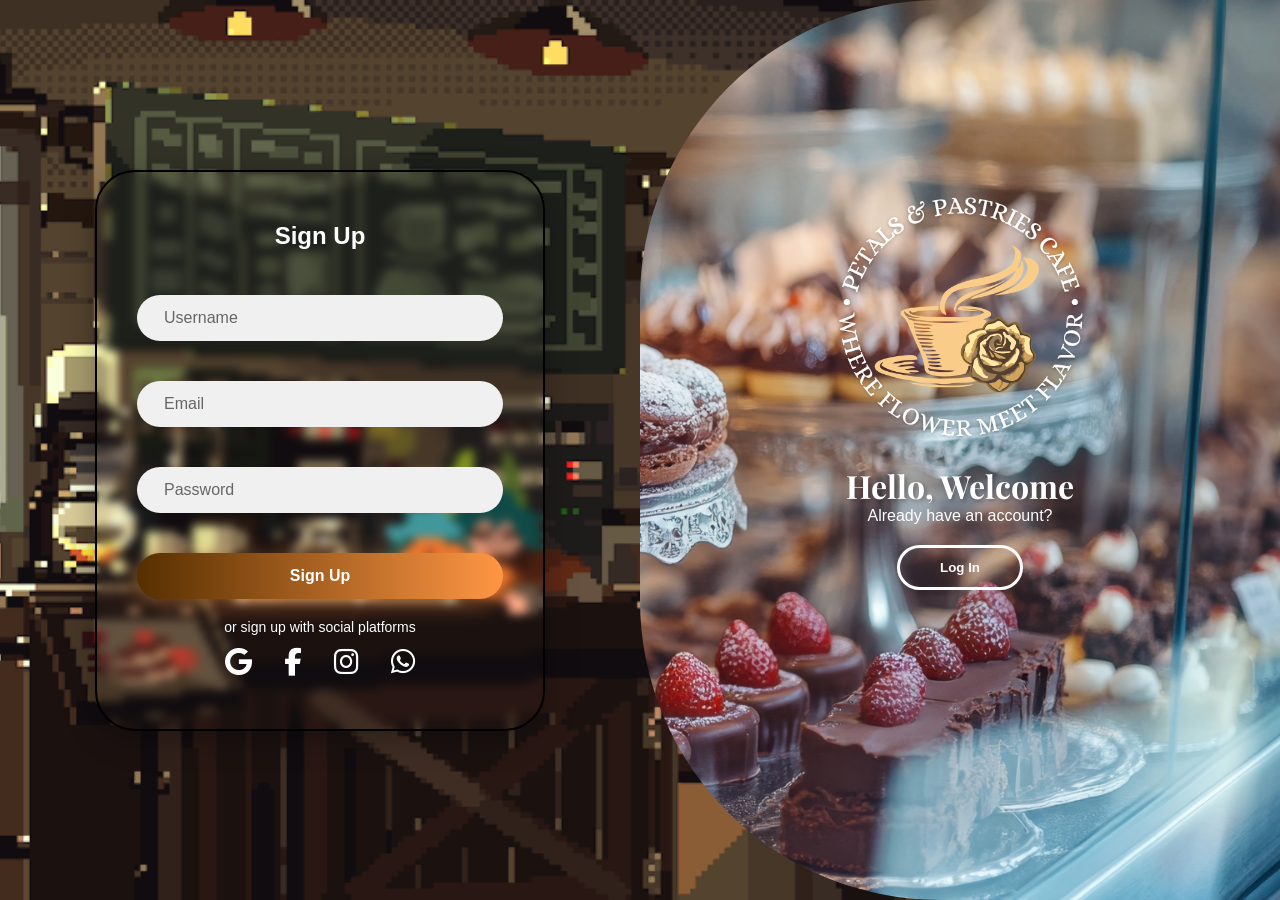
<file: index.html>
<!doctype html>
<html lang="en">
  <head>
    <meta charset="UTF-8" />
    <title>Login UI</title>
    <link rel="stylesheet" href="style.css" />
    <link rel="stylesheet" href="https://cdnjs.cloudflare.com/ajax/libs/font-awesome/6.5.0/css/all.min.css" />
    <link href="https://fonts.googleapis.com/css2?family=Playfair+Display:wght@700&display=swap" rel="stylesheet" />
    <link rel="icon" type="image/png" href="P.png" />
  </head>
  <body>
    <div class="wrapper" id="wrapper">
      <!-- FORMS AREA -->
      <div class="forms">
        <form class="form register">
          <h2>Sign Up</h2>
          <div class="form-field">
            <input id="signup-username" type="text" placeholder=" " />
            <label for="signup-username">Username</label>
          </div>
          <div class="form-field">
            <input id="signup-email" type="email" placeholder=" " />
            <label for="signup-email">Email</label>
          </div>
          <div class="form-field">
            <input id="signup-password" type="password" placeholder=" " />
            <label for="signup-password">Password</label>
          </div>
          <a
            id="lagen"
            href="../Main Interface/MainInterface.html"
            type="button"
            >Sign Up</a
          >

          <div class="social-box">
            <p>or sign up with social platforms</p>
            <div class="icons">
              <div class="icons">
                <a href="https://google.com" target="_blank"
                  ><i class="fab fa-google" fa-3x></i
                ></a>
                <a href="https://facebook.com" target="_blank"
                  ><i class="fab fa-facebook-f" fa-3x></i
                ></a>
                <a href="https://instagram.com" target="_blank"
                  ><i class="fab fa-instagram" fa-3x></i
                ></a>
                <a href="https://whatsapp.com" target="_blank"
                  ><i class="fab fa-whatsapp" fa-3x></i
                ></a>
              </div>
            </div>
          </div>
        </form>

        <form class="form login">
          <h2>Login</h2>
          <div class="form-field">
            <input id="login-username" type="text" placeholder=" " />
            <label for="login-username">Username</label>
          </div>
          <div class="form-field">
            <input id="login-password" type="password" placeholder=" " />
            <label for="login-password">Password</label>
          </div>
          <a class="forgot">Forgot Password?</a>
          <a id="lagen" href="../Main Interface/MainInterface.html" type="button">Log In</a>

          <div class="social-box">
            <p>or login with social platforms</p>
            <div class="icons">
              <div class="icons">
                <a href="https://google.com" target="_blank"
                  ><i class="fab fa-google" fa-3x></i
                ></a>
                <a href="https://facebook.com" target="_blank"
                  ><i class="fab fa-facebook-f" fa-3x></i
                ></a>
                <a href="https://instagram.com" target="_blank"
                  ><i class="fab fa-instagram" fa-3x></i
                ></a>
                <a href="https://whatsapp.com" target="_blank"
                  ><i class="fab fa-whatsapp" fa-3x></i
                ></a>
              </div>
            </div>
          </div>
        </form>
      </div>

      <!-- OVERLAY PANEL -->
      <div class="overlay">
        <div class="overlay-content">
          <img src="aLogo.png" alt="Logo" />
          <h1 id="title">Hello, Welcome</h1>
          <p id="text">Already have an account?</p>
          <button id="switch">Log In</button>
        </div>
      </div>
    </div>

    <script src="script.js"></script>
  </body>
</html>
</file>
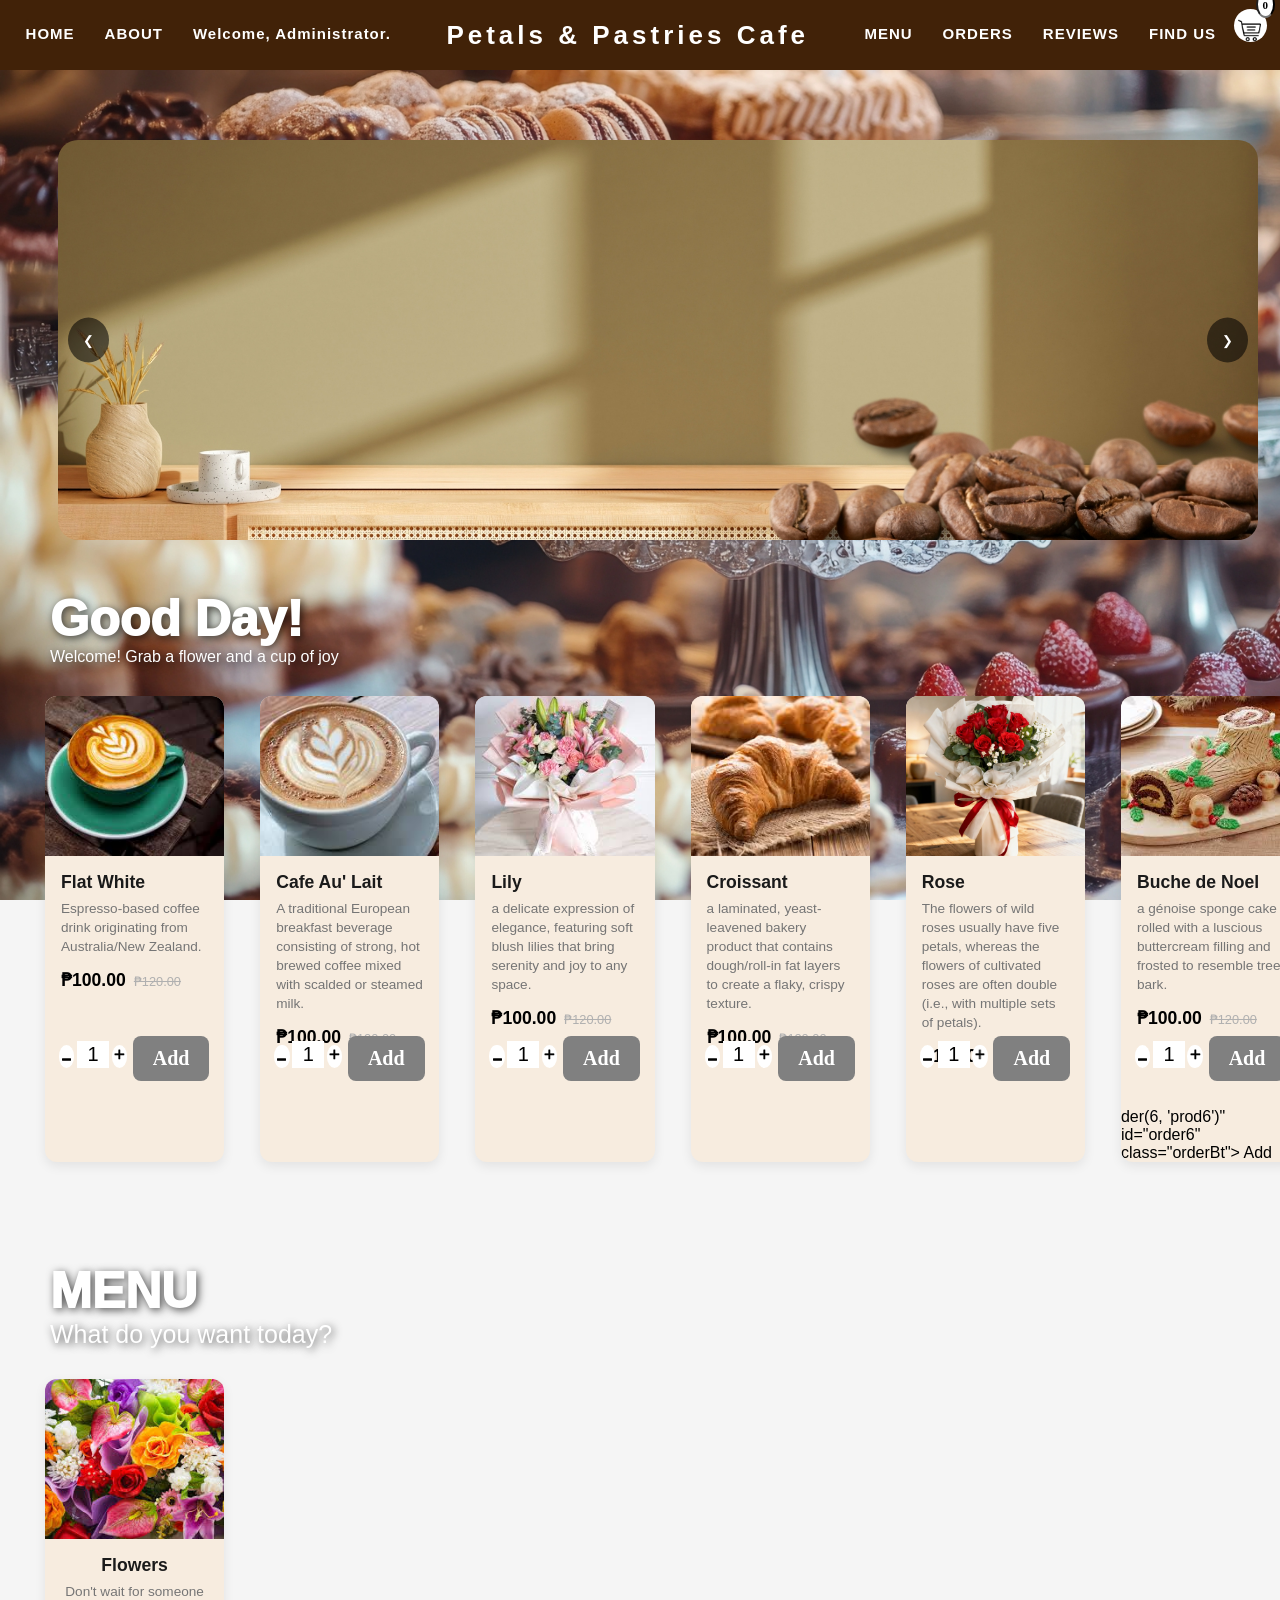
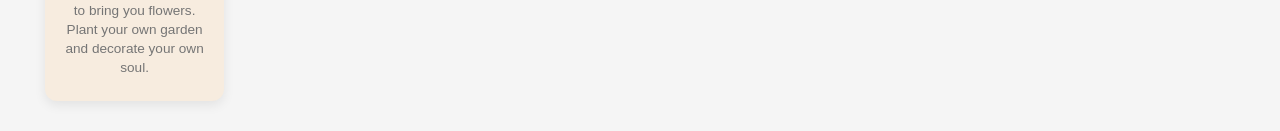
<file: MainInterface.html>
<!doctype html>
<html lang="en">
  <head>
    <meta charset="UTF-8" />
    <meta name="viewport" content="width=device-width, initial-scale=1.0" />
    <title>Main Page</title>
    <link rel="stylesheet" href="MainInterface.css">
    <link rel="icon" type="image/png" href="P.png" />
    <link rel="stylesheet" href="cartSystem.css">
    <link rel="stylesheet" href="order.css"/>
    <link rel="stylesheet" href="menu.css"/>
  </head>
  <body>

    

    <nav>
      <div class="nav-group">
        <a class="links" href="#" id="homeBt" >HOME</a>
        <a class="links" href="#">ABOUT</a>
        <a href="#">Welcome, Administrator.</a>
      </div>

      <div class="logo">Petals & Pastries Cafe</div>

      <div class="nav-group">
        <a class="links" id="menuBt">MENU</a>
        <a class="links" id="openOrder">ORDERS</a>
        <a class="links" href="../Review Interface/Review.html">REVIEWS</a>
        <a class="links" href="../Find Us Interface/Find.html">FIND US</a>

        <div id="openBtC" class="cartButtonBox"> 
            <img src="cart.png" class="cartLogo"/>

            <input id="cartNum" type="text" value="0" readonly="" />
          </div>

      </div>
    </nav>

    <div class="home-view"> <!--Home View -->

    <div class="carousel-container">
      <div class="carousel-slide" id="slideTrack">
        <img src="Banner1.jpg" />
        <img src="Banner3.jpg" />
        <img src="Banner2.jpg" />
      </div>

      <button class="nav-btn prev" onclick="moveSlide(-1)">❮</button>
      <button class="nav-btn next" onclick="moveSlide(1)">❯</button>
    </div>






    <div class="greetings">
      <h1>Good Day!</h1>
      <p>Welcome! Grab a flower and a cup of joy</p>
    </div>

        <a href="menu" class="card-link"></a>
    <div class="menu-grid">
      <article class="menu-card">
        <div class="card-image">
          <img src="flat.jpeg" alt="Flat White" />
        </div>


        <!-- Flat White-->
        <div class="card-content">
          <h3 class="item-name">Flat White</h3>
          <p class="description">
            Espresso-based coffee drink originating from Australia/New Zealand.
          </p>

          <div class="price-row">
            <span class="current-price">₱100.00</span>
            <span class="old-price">₱120.00</span>
          </div>

        </div> 
        <div class="Cartsystem">
              <div onclick="minusQuantity(1)" id="mnD1" class="minBox" > <img src="minus.png" class="imgmin"/> </div>
              <div onclick="increaseQuantity(1)" id="incD1" class="plusBox"> <img src="plus.png" class="imgplus"/> </div>

              <input id="QD1" type="text" value="1" readonly maxlength="1" class="quantityDisplay"/>
              <button onclick="order(1, 'prod1')"id="order1" class="orderBt"> Add </button>

          </div><!-- Flat WHite-->

      </article>




      <!-- Cafe Au' Lait-->
      <article class="menu-card">
        <div class="card-image">
          <img src="lat.jpeg" alt="Cafe Au' Lait" />
        </div>

        <div class="card-content">
          <h3 class="item-name">Cafe Au' Lait</h3>
          <p class="description">
            A traditional European breakfast beverage consisting of strong, hot
            brewed coffee mixed with scalded or steamed milk.
          </p>

          <div class="price-row">
            <span class="current-price">₱100.00</span>
            <span class="old-price">₱120.00</span>
          </div>
        </div> 

        <div class="Cartsystem">
              <div onclick="minusQuantity(2)" id="mnD2" class="minBox" > <img src="minus.png" class="imgmin"/> </div>
              <div onclick="increaseQuantity(2)" id="incD2" class="plusBox"> <img src="plus.png" class="imgplus"/> </div>

              <input id="QD2" type="text" value="1" maxlength="2" readonly class="quantityDisplay"/>
              <button onclick="order(2, 'prod2')" id="order2" class="orderBt"> Add </button>
          </div>

        <!-- Cafe Au' Lait -->

      </article>




      <!-- Lyly-->
      <article class="menu-card">
        <div class="card-image">
          <img src="lily.jpeg" alt="Lily" />
        </div>

        <div class="card-content">
          <h3 class="item-name">Lily</h3>
          <p class="description">
            a delicate expression of elegance, featuring soft blush lilies that
            bring serenity and joy to any space.
          </p>

          <div class="price-row">
            <span class="current-price">₱100.00</span>
            <span class="old-price">₱120.00</span>
          </div>
        </div>

        <div class="Cartsystem">
              <div onclick="minusQuantity(3)" id="mnD3" class="minBox" > <img src="minus.png" class="imgmin"/> </div>
              <div onclick="increaseQuantity(3)" id="incD3" class="plusBox"> <img src="plus.png" class="imgplus"/> </div>

              <input id="QD3" type="text" value="1" maxlength="2" readonly class="quantityDisplay"/>
              <button onclick="order(3, 'prod3')" id="order3" class="orderBt"> Add </button>
          </div>
      </article> <!-- Lyly-->




      <!-- Croissant-->
      <article class="menu-card">
        <div class="card-image">
          <img src="croi.jpeg" alt="Croissant" />
        </div>

        <div class="card-content">
          <h3 class="item-name">Croissant</h3>
          <p class="description">
            a laminated, yeast-leavened bakery product that contains
            dough/roll-in fat layers to create a flaky, crispy texture.
          </p>

          <div class="price-row">
            <span class="current-price">₱100.00</span>
            <span class="old-price">₱120.00</span>
          </div>
        </div>

        <div class="Cartsystem">
              <div onclick="minusQuantity(4)" id="mnD4" class="minBox" > <img src="minus.png" class="imgmin"/> </div>
              <div onclick="increaseQuantity(4)" id="incD4" class="plusBox"> <img src="plus.png" class="imgplus"/> </div>

              <input id="QD4" type="text" value="1" maxlength="2" readonly class="quantityDisplay"/>
              <button onclick="order(4, 'prod4')" id="order4" class="orderBt"> Add </button>
          </div>
      </article> <!-- Croissant-->




      <!-- Rose-->
      <article class="menu-card">
        <div class="card-image">
          <img src="rose.jpeg" alt="Rose" />
        </div>

        <div class="card-content">
          <h3 class="item-name">Rose</h3>
          <p class="description">
            The flowers of wild roses usually have five petals, whereas the
            flowers of cultivated roses are often double (i.e., with multiple
            sets of petals).
          </p>

          <div class="price-row">
            <span class="current-price">₱100.00</span>
            <span class="old-price">₱120.00</span>
          </div>
        </div>


          <div class="Cartsystem">
              <div onclick="minusQuantity(5)" id="mnD5" class="minBox" > <img src="minus.png" class="imgmin"/> </div>
              <div onclick="increaseQuantity(5)" id="incD5" class="plusBox"> <img src="plus.png" class="imgplus"/> </div>

              <input id="QD5" type="text" value="1" maxlength="2" readonly class="quantityDisplay"/>
              <button onclick="order(5, 'prod5')" id="order5" class="orderBt"> Add </button>
          </div>
      </article> <!-- Rose-->





      <!-- Buche de Noel -->
      <article class="menu-card">
        <div class="card-image">
          <img src="buche.jpeg" alt="Buche de Noel" />
        </div>

        <div class="card-content">
          <h3 class="item-name">Buche de Noel</h3>
          <p class="description">
            a génoise sponge cake rolled with a luscious buttercream filling and
            frosted to resemble tree bark.
          </p>

          <div class="price-row">
            <span class="current-price">₱100.00</span>
            <span class="old-price">₱120.00</span>
          </div>
        </div>

        <div class="Cartsystem">
              <div onclick="minusQuantity(6)" id="mnD6" class="minBox" > <img src="minus.png" class="imgmin"/> </div>
              <div onclick="increaseQuantity(6)" id="incD6" class="plusBox"> <img src="plus.png" class="imgplus"/> </div>

              <input id="QD6" type="text" value="1" maxlength="2" readonly class="quantityDisplay"/>
               <button onclick="order(6, 'prod6')" id="order6" class="orderBt"> Add </button>
          </div>                                                                                              der(6, 'prod6')" id="order6" class="orderBt"> Add </button>
          
      </article><!-- Buche de Noel -->
    </div>
    </a>

          

    <div class="menu">
      <h1>MENU</h1>
      <p>What do you want today?</p>
    </div>

    <a id="menubt2" class="card-link">
      <div class="menu-grid">
        <article class="menu-card">
          <div class="card-image">
            <img src="flow.jpeg" alt="Flowers" />
          </div>

          <div class="card-content">
            <h3 class="item-name1">Flowers</h3>
            <p class="description1">
              Don't wait for someone to bring you flowers. 
              Plant your own garden and decorate your own soul.
            </p>
          </div>
        </article>
      </div>
    </a>
</div> <!-- Homeview-->


<div class="menu-view">



</div>

    <div class="invisibleBox"> </div>
    <div class="orderContainer">

        <ul id="orderHistory"> </ul>

    </div>


    <div id="cartBox" class="cartContainer">

      <div id="prod1" class="products">
          <div class="prodT"> 

            <img src="flat.jpeg" class="imp" />
            <input onclick="totalAmmount(1)" id="PT1" class="totalProd" value="₱100.00" type="text" readonly>
            <input class="priceTag" value="₱100.00" type="text" readonly>
            <input onclick="finalQuantityDisplay(1)" id="finalQ1" class="finalQuantity" value="1" readonly type="text" >
            <button onclick="minusQuantityCart(1, 'prod1', 'prod1-show')" id="finalmin1" class="minusFinal" > Min. </button>
            <button onclick="addQuantityCart(1, 'prod1', 'prod1-show')" id="finaladd1" class="addFinal" > Add. </button>
          </div>

          

      </div>

      <div id="prod2" class="products">
          <div class="prodT"> 

              <img src="lat.jpeg" class="imp"/>

              <input id="PT2" class="totalProd" value="₱100.00" type="text" readonly>
              <input class="priceTag" value="₱100.00" type="text" readonly>
              <input onclick="finalQuantityDisplay(2)" id="finalQ2" class="finalQuantity" value="1" readonly type="text" >
              <button onclick="minusQuantityCart(2, 'prod2', 'prod2-show')" id="finalmin2" class="minusFinal" > Min. </button>
              <button onclick="addQuantityCart(2, 'prod2', 'prod2-show')" id="finaladd2" class="addFinal" > Add. </button>

          </div>

      </div>

      <div id="prod3" class="products">
          <div class="prodT"> 

              <img src="lily.jpeg" class="imp" />

              <input id="PT3" class="totalProd" value="₱100.00" type="text" readonly>
              <input class="priceTag" value="₱100.00" type="text" readonly>
              <input onclick="finalQuantityDisplay(3)" id="finalQ3" class="finalQuantity" value="1" readonly type="text" >
              <button onclick="minusQuantityCart(3, 'prod3', 'prod3-show')" id="finalmin3" class="minusFinal" > Min. </button>
              <button onclick="addQuantityCart(3, 'prod3', 'prod3-show')" id="finaladd3" class="addFinal" > Add. </button>

          </div>

      </div>

      <div id="prod4" class="products">
          <div class="prodT"> 

              <img src="croi.jpeg" class="imp" />

              <input id="PT4" class="totalProd" value="₱100.00" type="text" readonly>
              <input class="priceTag" value="₱100.00" type="text" readonly>
              <input onclick="finalQuantityDisplay(4)" id="finalQ4" class="finalQuantity" value="1" readonly type="text" >
              <button onclick="minusQuantityCart(4, 'prod4', 'prod4-show')" id="finalmin4" class="minusFinal" > Min. </button>
              <button onclick="addQuantityCart(4, 'prod4', 'prod4-show')" id="finaladd4" class="addFinal" > Add. </button>
          </div>

      </div>

      <div id="prod5" class="products">
          <div class="prodT"> 

                <img src="rose.jpeg" class="imp" />

              <input id="PT5" class="totalProd" value="₱100.00" type="text" readonly>
              <input class="priceTag" value="₱100.00" type="text" readonly>
              <input onclick="finalQuantityDisplay(5)" id="finalQ5" class="finalQuantity" value="1" readonly type="text" >
              <button onclick="minusQuantityCart(5, 'prod5', 'prod5-show')" id="finalmin5" class="minusFinal" > Min. </button>
              <button onclick="addQuantityCart(5, 'prod5', 'prod5-show')" id="finaladd5" class="addFinal" > Add. </button>
          </div>

      </div>

      <div id="prod6" class="products">
          <div class="prodT"> 

            <img src="buche.jpeg" class="imp" />

              <input id="PT6" class="totalProd" value="₱100.00" type="text" readonly>
              <input class="priceTag" value="₱100.00" type="text" readonly>
              <input onclick="finalQuantityDisplay(6)" id="finalQ6" class="finalQuantity" value="1" readonly type="text" >
              <button onclick="minusQuantityCart(6, 'prod6', 'prod6-show')" id="finalmin6" class="minusFinal" > Min. </button>
              <button onclick="addQuantityCart(6, 'prod6', 'prod6-show')" id="finaladd6" class="addFinal" > Add. </button>
          </div>

      </div>

            <div class="totalBox"> 

              <input id="subTotal" type="text" readonly value="Subtotal: ₱0.00">
              <input id="deliveryFee" type="text" readonly value="Delivery: ₱0.00"> 

              <button onclick="checkout()" id="checkOut"> Check out</button>
              <input id="totalCheck" type="text" value="Total Amount: ₱0.00" readonly>
            </div>
            <button id="closeCart"> x </button>
    </div>

     <div class="afterInvBox2"> </div>

            <div class="checkoutConMain">

              <div id="loading"> 

              </div>

              <input type="text" value="Great news! Order’s on the way." readonly class="text1">
              <input type="text" value="Thanks for ordering! See you soon!" readonly class="text2">

              <button class="closeCon"> Close </button>

              </div>
  

      


    <script src="MainInterface.js"></script>


    
  </body>

  <script src="cartSystem.js"></script>
  <script src="button.js"></script>
</html>
</file>
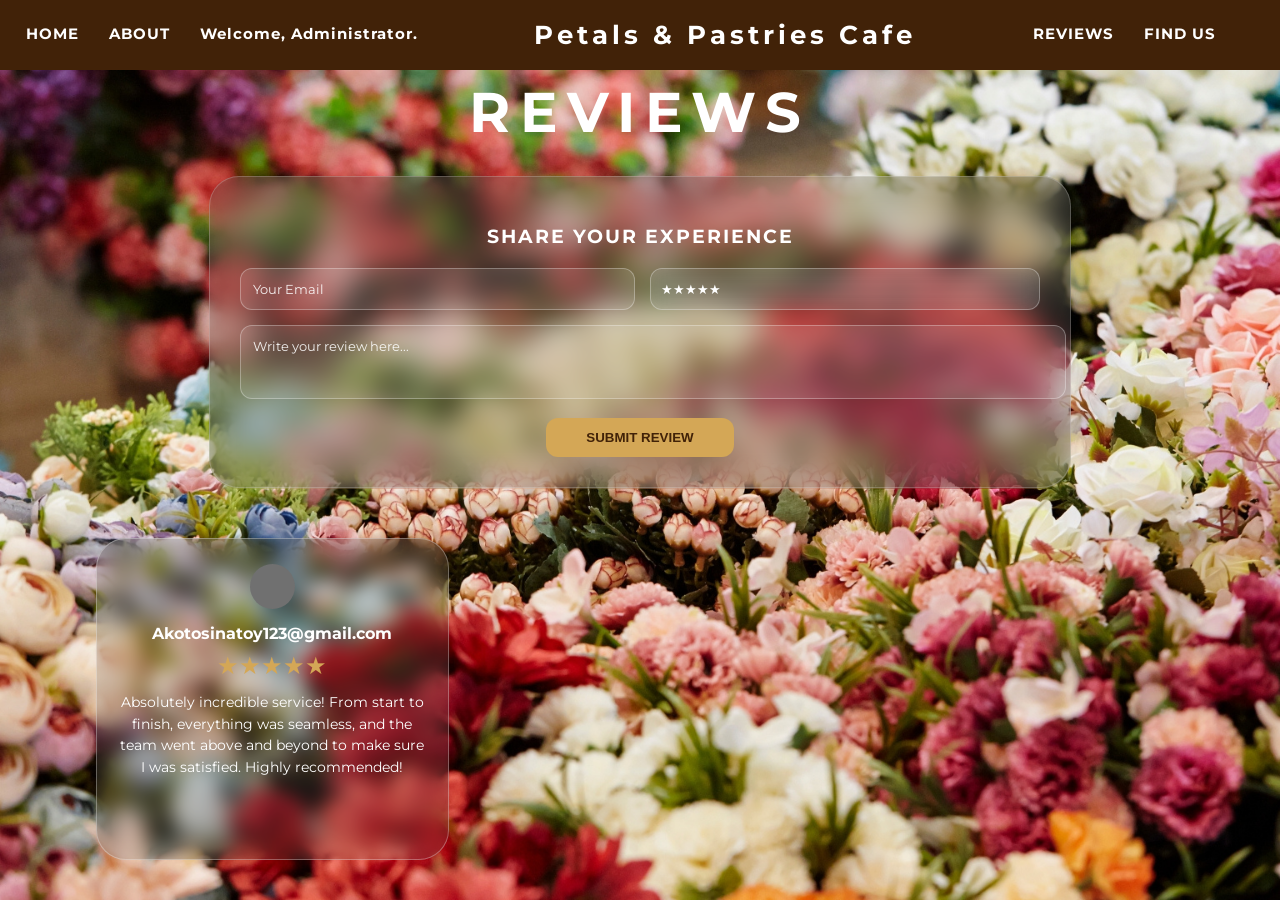
<file: Review.html>
<!doctype html>
<html lang="en">
  <head>
    <meta charset="UTF-8" />
    <meta name="viewport" content="width=device-width, initial-scale=1.0" />
    <title>Customer Reviews</title>
    <link rel="icon" type="image/png" href="P.png" />
    <link rel="stylesheet" href="styles.css" />
    <link
      href="https://fonts.googleapis.com/css2?family=Montserrat:wght@400;700&display=swap"
      rel="stylesheet"
    />
  </head>
  <body>
    <nav>
      <div class="nav-group">
        <a class="links" href="../Main Interface/MainInterface.html">HOME</a>
        <a class="links" href="#">ABOUT</a>
        <a href="#">Welcome, Administrator.</a>
      </div>

      <div class="logo">Petals & Pastries Cafe</div>

      <div class="nav-group">
        <a class="links" href="../Review Interface/Review.html">REVIEWS</a>
        <a class="links" href="../Find Us Interface/Find.html">FIND US</a>
      </div>
    </nav>

    <div class="container">
      <h1 class="main-title">REVIEWS</h1>

      <div class="feedback-section">
        <div class="feedback-card">
          <h3>Share Your Experience</h3>
          <form id="reviewForm">
            <div class="input-group">
              <input
                type="email"
                id="userEmail"
                placeholder="Your Email"
                required
              />
              <select id="userRating">
                <option value="5">★★★★★</option>
                <option value="4">★★★★☆</option>
                <option value="3">★★★☆☆</option>
                <option value="2">★★☆☆☆</option>
                <option value="1">★☆☆☆☆</option>
              </select>
            </div>
            <textarea
              id="userText"
              placeholder="Write your review here..."
              rows="3"
              required
            ></textarea>
            <button type="submit">Submit Review</button>
          </form>
        </div>
      </div>

      <div class="reviews-grid" id="reviewsGrid">
        <div class="review-card">
          <div class="profile-icon"></div>
          <span class="email">Akotosinatoy123@gmail.com</span>
          <div class="stars">★★★★★</div>
          <p class="review-text">
            Absolutely incredible service! From start to finish, everything was
            seamless, and the team went above and beyond to make sure I was
            satisfied. Highly recommended!
          </p>
        </div>
      </div>
    </div>

    <script src="script.js"></script>
  </body>
</html>
</file>
<file: style.css>
* {
  margin: 0;
  padding: 0;
  box-sizing: border-box;
  font-family: "Segoe UI", sans-serif;
}

html, body {
  width: 100%;
  height: 100%;
}

body {
  background: #FFCE99;
}

.wrapper {
  width: 100vw;
  height: 100vh;
  background-image: url('abackground1.gif');
  background-size: cover;
  background-position: right;
  display: flex;
  position: relative;
  overflow: hidden;
}

.forms {
  width: 50%;
  height: 100%;
  position: relative;
  z-index: 1;
  display: flex;
  justify-content: center; 
  align-items: center;
}

.form {
  position: absolute;
  width: 85%;
  max-width: 450px;
  background: rgba(255, 255, 255, 0);
  backdrop-filter: blur(5px);
  border: 1px solid rgba(255, 255, 255, 0.3);
  padding: 50px 40px;
  border: 2px solid #000;
  border-radius: 40px;
  box-shadow: 0 8px 32px 0 rgba(0, 0, 0, 0.3);
  display: flex;
  flex-direction: column;
  transition: all 0.6s ease;
}

.form h2 {
  color: #fff;
  margin-bottom: 25px;
  text-align: center;
}

.form input {
  width: 100%;
  margin: 10px 0;
  padding: 14px 20px;
  border-radius: 30px;
  background: #f0f0f0;
  border: 1px solid #000;
}

.form #lagen {
  width: 100%;
  margin-top: 20px;
  padding: 14px;
  border-radius: 30px;
  border: none;
  color: #fff;
  text-align: center;
  text-decoration: none;
  font-weight: bold;
  background: linear-gradient(to right, #562F00, #FF9644);
  cursor: pointer;
  box-shadow: 0 4px 25px rgba(255, 150, 68, 0.4);
  transition: transform 0.2s ease, box-shadow 0.2s ease;
}

.form #lagen:hover {
  box-shadow: 0 6px 22px rgba(255, 150, 68, 0.6);
  transform: translateY(-2px);
}

.form #lagen:active {
  transform: translateY(0px);
  box-shadow: 0 2px 10px rgba(255, 150, 68, 0.4);
}

.forgot {
  text-align: center;
  color: white;
  margin-top: 10px;
  font-size: 14px;
}

.social-box {
  margin-top: 20px;
  text-align: center;
}

.social-box p {
  color: white;
  font-size: 14px;
  margin-bottom: 12px;
}

.icons {
  display: flex;
  justify-content: center;
  gap: 12px;
}

.icons a {
  text-decoration: none;
  color: #ffffff;
  margin: 0 10px;
  font-size: 28px;
  transition: all 0.3s ease;
  display: inline-block;
}

.icons a:hover {
  color: #00b4cc;
  transform: translateY(-5px);
}

.icons a:hover .fa-google { color: #ff1500; }
.icons a:hover .fa-facebook-f { color: #0055ff; }
.icons a:hover .fa-instagram { color: #fffb00; }
.icons a:hover .fa-whatsapp { color: #33ff00; }

.register {
  opacity: 1;
  transform: scale(1);
}

.login {
  opacity: 0;
  pointer-events: none;
}

.wrapper.active .register {
  transform: translate(-150%, -50%);
  opacity: 0;
}

.wrapper.active .login {
  transform: translate(150%);
  opacity: 1;
  pointer-events: auto;
}

.overlay {
  width: 50%;
  height: 100%;
  position: absolute;
  right: 0;
  top: 0;
  z-index: 2;
  background: linear-gradient(to bottom right, #562F00, #FF9644);
  border-top-left-radius: 300px;
  border-bottom-left-radius: 300px;
  display: flex;
  align-items: center;
  justify-content: center;
  color: #ffffff;
  background-image: url('aBackground2.jpg');
  background-size: cover;
  background-position: right;
  transition: transform 0.6s ease, border-radius 0.6s ease;
}

.overlay h1 {
  text-shadow: 2px 2px 4px rgba(0, 0, 0, 0.3);
  font-family: 'Playfair Display', serif;
}

.overlay-content {
  text-align: center;
}

.overlay img {
  width: 300px;
  filter: brightness(1.5);
  margin-top: -150px;
  margin-bottom: 0px;
}

.overlay button {
  margin-top: 20px;
  padding: 12px 40px;
  border-radius: 30px;
  background: transparent;
  border: 3px solid #fff;
  font-weight: bold;
  color: #fff;
  cursor: pointer;
  transition: 0.5s;
}

.overlay button:hover {
  background: #562F00;
  color: #ffffff;
  border-color: #562F00;
}

.wrapper.active .overlay {
  transform: translateX(-100%);
  border-radius: 0 300px 300px 0;
}

.form-field {
  position: relative;
  margin: 10px 0;
}

.form-field input {
  width: 100%;
  padding: 14px 20px;
  border-radius: 30px;
  background: #f0f0f0;
  border: transparent;
  outline: none;
  font-size: 16px;
}

.form-field input::placeholder {
  color: transparent;
}

.form-field label {
  position: absolute;
  left: 22px;
  top: 50%;
  transform: translateY(-50%);
  transition: all 0.18s ease;
  pointer-events: none;
  color: #666;
  background: transparent;
  padding: 0 5px;
}

.form-field input:focus + label,
.form-field input:not(:placeholder-shown) + label {
  top: -1px;
  transform: translateY(0) scale(0.9);
  color: #000000;
}

.form-field input:focus {
  box-shadow: 0 0 0 3px rgba(255,150,68,0.12);
}
</file>
<file: MainInterface.css>
* {
  margin: 0;
  padding: 0;
  box-sizing: border-box;
  font-family: Arial, sans-serif;
}

body {
  background: #f5f5f5;
  background-image: url("Background.jpg");
  background-size: cover;
  background-repeat: no-repeat;
  background-attachment: fixed;
}

body,
html {
  overflow-x: hidden;
  width: 100%;
  padding-top: 60px;
}

nav {
  position: fixed;
  top: 0;
  left: 0;
  width: 100%;
  height: 70px; /* Set a specific height */

  /* This keeps items in a row */
  display: flex;
  justify-content: space-between;
  align-items: center;

  /* Spacing and Style */
  padding: 0 2%;
  padding-right: 5vw;
  background-color: #412208; /* Your dark brown */
  z-index: 1000;
  box-sizing: border-box;
}

.nav-group {
  display: flex;
  gap: 30px; /* Controls spacing between individual links */
}

nav a {
  text-decoration: none;
  color: #ffffff;
  font-size: 15px;
  letter-spacing: 1px;
  font-weight: bold;
  transition: color 0.3s ease;
}

nav a:hover {
  color: #ffffff;
}

.links {
  display: inline-block;
  padding-bottom: 0.25rem;
  position: relative;
}

.links::before {
  content: "";
  position: absolute;
  left: 0;
  bottom: 0;
  width: 0;
  height: 2px;
  background-color: #f5f5f5;
  transition: width 0.25s ease-in-out;
}

.links:hover:before {
  width: 100%;
}

.logo {
  font-size: 26px;
  font-weight: bold;
  color: #ffffff;
  letter-spacing: 4px;
  text-align: center;
}

.carousel-container {
  position: relative;
  top: 20px;
  height: 400px;
  max-width: 1200px;
  margin: auto;
  overflow: hidden; /* Hides the images not currently in view */
}

.carousel-slide {
  display: flex;
  width: 100%; /* Ensure the track is ready for children */
  transition: transform 0.5s ease-in-out;
}

.carousel-slide img {
  height: 400px;
  width: 100%; /* EACH image must take up 100% of the carousel-container */
  flex-shrink: 0; /* Prevents images from squeezing together */
  border-radius: 20px;
  object-fit: cover;
}

/* Button Styling */
.nav-btn {
  position: absolute;
  top: 50%;
  transform: translateY(-50%);
  background: rgba(0, 0, 0, 0.562);
  border-radius: 1500%;
  color: white;
  border: none;
  padding: 15px;
  cursor: pointer;
}

.next {
  right: 10px;
}
.prev {
  left: 10px;
}

.greetings {
  position: relative;
  text-shadow: 2px 2px 8px rgba(0, 0, 0, 0.7);
  top: 70px;
  left: 50px;
  color: white;
}

.greetings h1 {
  font-size: 50px;
  font-weight: 1000;
}

.greetings p1 {
  font-size: 25px;
}

/* Container for the whole grid */
.menu-grid {
  position: relative;
  top: 70px;
  left: 15px;
  display: flex;
  gap: 16px;
  padding: 20px;
  font-family: "Arial", sans-serif; /* Similar to the clean sans-serif used */
  overflow-x: auto; /* Allows scrolling if screen is too small */
}

/* Individual Card Styling */
.menu-card {
  background-color: #f7ecdf;
  border-radius: 12px;
  width: 14vw;
  overflow: hidden; /* This clips the image corners to match the card */
  display: flex;
  flex-direction: column;
  box-shadow: 0 4px 12px rgba(0, 0, 0, 0.08); /* Soft shadow like the image */
  margin: 10px;
  transition:
    transform 0.3s ease,
    box-shadow 0.3s ease;
}

.menu-card:hover{
  background-color: #8b4513; /* Maintains the same background color */
  transform: translateY(-10px); /* Lifts the card up */
  box-shadow: 0 10px 20px rgba(0, 0, 0, 0.2);
  /* Adds a soft depth shadow */
}

.menu-card:hover .item-name,
.menu-card:hover .description,
.menu-card:hover .current-price,
.menu-card:hover .old-price {
  align-items: center; /* Centers the price-row and items horizontally */
  text-align: center;
  color: #ffffff;
}

/* Optional: Add a transition to the original classes to make it smooth */
.item-name,
.description,
.current-price,
.old-price {
  transition: color 1s ease;
}

.card-image img {
  width: 100%;
  height: 160px;
  object-fit: cover; /* Ensures the photo fills the space perfectly */
  display: block;
}

.card-content {
  height: 18vh;
  padding: 16px;
  display: flex;
  flex-direction: column;
  gap: 6px;
}

.item-name {
  font-family: sans-serif;
  font-size: 1.1rem;
  font-weight: 800;
  color: #1a1a1a;
  margin: 0;
}

.description {
  font-family: sans-serif;
  font-size: 0.85rem;
  color: #757575;
  line-height: 1.4;
  margin: 0 0 8px 0;
}

.price-row {
  display: flex;
  align-items: baseline;
  gap: 8px;
}

.current-price {
  font-weight: 900;
  font-size: 1.1rem;
  color: #000;
}

.old-price {
  font-size: 0.8rem;
  color: #b0b0b0;
  text-decoration: line-through;
}

.menu-items {
  display: flex;
  gap: 40px; /* Space between the circles */
  overflow-x: auto; /* Allows scrolling on mobile */
}

.menu-item {
  text-align: center;
  cursor: pointer;
}

.menu {
  position: relative;
  text-shadow: 2px 2px 8px rgba(0, 0, 0, 0.7);
  top: 70px;
  left: 50px;
  color: white;
  margin-top: 70px;
}

.menu h1 {
  font-size: 50px;
  font-weight: 1000;
}

.menu p {
  font-size: 25px;
}

.item-name1 {
  text-align: center;
  font-family: sans-serif;
  font-size: 1.1rem;
  font-weight: 800;
  color: #1a1a1a;
  margin: 0;
}

.description1 {
  text-align: center;
  font-family: sans-serif;
  font-size: 0.85rem;
  color: #757575;
  line-height: 1.4;
  margin: 0 0 8px 0;
}

.menu-card:hover .item-name1,
.menu-card:hover .description1 {
  color: #ffffff;
}

.card-link {
    text-decoration: none; /* Removes the underline */
    color: inherit;        /* Keeps your original text colors */
    display: block;        /* Ensures the link covers the whole card area */
    transition: transform 0.3s ease; /* Optional: adds a smooth feel */
}

.card-link:hover {
    cursor: pointer;
}
</file>
<file: cartSystem.css>
.minBox{
	position: relative;
	top:3vh;
	left:1.1vw;
	background-color:white;
	border-radius: 50%;
	width: 1.2vw;
	height: 2.5vh;
	cursor: pointer;
}

.plusBox{
	position: relative;
	left:5.2vw;
	top:0.5vh;
	background-color:white;
	border-radius: 50%;
	width: 1.2vw;
	height: 2.5vh;
	cursor: pointer;
}

.imgplus{
	width: 1vw;
	position: relative;
	left: 0.1vw;
	top:0.2vh;
}

.imgmin{
	position: relative;
	left: 0.25vw;
	top:0.5vh;
	width: 0.7vw;
}

.quantityDisplay{
	outline: none;
	border:none;
	width:2.5vw ;
	height: 3vh;
	font-size: 20px;
	text-align: center;
	position: relative;	
	top:-3.5vh;
	left:2.5vw;
	cursor: default;
}

.orderBt{
	color:white;
	background-color: gray;
	cursor: pointer;
	top:-3vh;
	left:4vw;
	border-radius: 8px;
	position: relative;
	border:none;
	font-size: 20px;
	font-family: verdana;
	font-weight: bold;
	width: 6vw;
	height: 5vh;
	transition:transform 0.1s ease-in-out, background-color 0.05s ease-in, 
				box-shadow 0.15s ease-in-out;
}

.orderBt:hover{
	box-shadow: 0 0 7px white,
				0 0 10px white;
}

.orderBt:active{
	background-color:rgb(90,90,90);
	transform: scale(0.9);
	box-shadow: none;
}

.cartLogo{
	position: relative;
	top:1.1vh;
	left:0.34vw;
	width: 1.8vw;
}

#cartNum{
	position: relative;
	text-align: center;
	top:-5vh;
	left:1.7vw;
	width:1.5vw;
	height: 3vh;
	border-radius: 50%;
	border-top:2px solid;
	border-right: 2px solid;
	outline: none;
	font-weight: bold;
	font-family: verdana;
	font-size:11px;
	cursor: default;
}

.cartButtonBox{
	border-radius: 50px;
	position: absolute;
	right: 1vw;
	top: 1vh;
	width: 2.6vw;
	height:2.6vw;
	background-color: white;
	cursor: pointer;
	transition: transform 0.20s ease-in, box-shadow 0.15s ease-in-out;
}

.cartButtonBox:hover{
	transform:scale(1.1);
	box-shadow:0 0 5px white,
			   0 0 8px brown,
			   0 0 12px #412208;
}

.cartContainer{
	position: fixed;
	display: grid;
	grid-template-columns: 1fr 1fr 1fr;
	top:13vh;
	left:-70vw;
	width:50vw;
	height: 70vh;
	background-color:rgb(220,220,220); 
	transition: opacity 0.25s ease-in-out, transform 0.20s ease-in ; 
	padding-right:1vw; 
	padding-left:1vw;
	padding-top: 2vh;
	padding-bottom: 13vh; 
	grid-gap:20px;
	opacity:0;
}

.cartContainer-show{
	opacity: 1;
	transform: translateX(94vw);
}

.products{
	width: 15vw;
	height: 25vh;
	background-color: rgba(250,250,250);
	border-radius: 8px;
	display:none;
}

.prod1-show,
.prod2-show,
.prod3-show,
.prod4-show,
.prod5-show,
.prod6-show{
	display: block;
}

.totalBox{
	top:58vh;
	left: 0vw;
	position: absolute;
	height: 12vh;
	width: 50vw;
	background-color:#412208;
}

.prodT{
	position: relative;
	top:18vh;
	background-color:#412208;
	width:15vw;
	height: 7vh;
}

#closeCart{
	position: absolute;
	top:-1.2vh;
	right: -1vw;
	background-color:red;
	opacity: 0.7;
	width:1.7vw;
	height: 1.7vw;
	border-radius: 50px;
	border:none;
	color: white;
	font-weight: bold;
	font-family: tahoma;
	cursor: pointer;
	font-size:20px;
	text-align: center;
	padding-bottom: 0.2vw;
}


.totalProd{
	color: white;
	position: absolute;
	top:4vh;
	left:7.2vw;
	border:none;
	width: 7.2vw;
	font-weight: bold;
	font-family: verdana;
	font-size: 18px;
	cursor: default;
	outline: none;
	background: none;
	text-align: right;
}

.imp{
	top:-17vh;
	left:0.5vw;
	position: relative;
	width:14vw;
	height: 16vh;
}

.finalQuantity{
	border:none;
	position: absolute;
	top:0.6vh;
	left:6.5vw;
	width:2vw;
	height: 2.2vh;
	text-align: center;
	cursor: default;
	outline: none;
	text-align: center;
}

.minusFinal{
	position: absolute;
	top:-15.9vh;
	left:2vw;
	width:4vw;
	height: 2.3vh;
	font-size: 15px;
	font-family: verdana;
	border:none;
	position: relative;
	cursor: pointer;
	text-align: center;
	text-align: center;
}

.addFinal{
	position: absolute;
	top:-15.9vh;
	right:-4.8vw;
	width:4vw;
	height: 2.3vh;
	font-size: 15px;
	font-family: verdana;
	border:none;
	position: relative;
	cursor: pointer;
	text-align: center;
	text-align: center;
}

.priceTag{
	position: absolute;
	top:4.5vh;
	left:1.1vw;
	width: 3vw;
	border:none;
	font-size: 15px;
	background: none;
	color:white;
}

#checkOut{
	position: absolute;
	border:none;
	right:1vw;
	top:5vh;
	background-color: gray;
	color:white;
	font-weight: bold;
	font-family: verdana;
	border-radius: 8px;
	font-size: 23px;
	height:6vh;
	width:10vw;
	cursor: pointer;
	transition:transform 0.1s ease-in-out, box-shadow 0.15s ease-in-out;
}

#checkOut:hover{
	transform:scale(1.05);
	box-shadow:0 0 5px white,
			   0 0 8px brown,
			   0 0 12px #412208;
}

#totalCheck{
	position: absolute;
	top:1vh;
	right:1vw;
    border:none;
    font-weight: bold;
    font-size: 20px;
    text-align: right;
    background: none;
    color:white;
    cursor: default;
    outline: none;
}

#subTotal{
	position: absolute;
	top:3vh;
	left:3vw;
    border:none;
    font-weight: bold;
    font-size: 18px;
    color:white;
    background: none;
    cursor: default;
    outline: none;
}

#deliveryFee{
	position: absolute;
	top:6vh;
	left:3vw;
    border:none;
    font-weight: bold;
    font-size: 18px;
    color:white;
    background: none;
    cursor: default;
    outline: none;
}

.checkoutConMain{
	right:-50vw;
	top:33vh;
	position: fixed;
	width: 21vw;
	height: 20vh;
	background-color: white;
	opacity: 0;
	transition: right 0.20s ease-in-out, opacity 0.15s ease-in;
	border:1px solid;
	box-shadow: 0 0 8px lightgray inset,
	  			0 0 12px gray inset,
	  			0 0 16px #412208 inset;
}

.checkoutConMain-show{
	right:40.3vw;
	opacity: 1;
}

#loading{
	position: absolute;
	left:7.9vw;
	top:5vh;
	width: 5vw;
	height: 10.25vh;
	border-radius: 50%;
	border:10px solid rgb(150,150,150) ;
	border-top-color:#412208;
	animation:spin 1s linear infinite;
	transition: opacity 0.15s ease-in;
}

.loading-show{
	opacity: 0;
	pointer-events: none;
}

@keyframes spin{
	from {transform: rotate(0deg);}
	to {transform: rotate(360deg);}
}

.closeCon{
	position: absolute;
	bottom:5vh;
	left:4.3vw;
	width:12vw;
	height: 5.5vh;
	border:none;
	cursor: pointer;
	font-size: 20px;
	background-color:#412208;
	color:white;
	font-weight: bold;
	font-family: verdana;
	border-radius: 8px;
	opacity: 0;
	pointer-events: none;
	transition: bottom 0.25s ease-in-out, opacity 0.2s ease-in;
}

.closeCon-show{
	opacity: 1;
	bottom:1vh;
	pointer-events: auto;
}

.text1{
	position: absolute;
	top:4.5vh;
	left:-100vw;
	width:20vw;
	font-size:19px;
	color:black;
	font-weight: bold;
	font-family: verdana;
	outline: none;
	cursor: default;
	text-align: center;
	background: none;
	border:none;
	opacity: 0;
	transition: left 0.25s ease-in-out, opacity 0.20s ease-in , rotate 0.20s ease-in-out;
}

.text1-show{
	left:0.5vh;
	opacity: 1;
}



.text2{
	position: absolute;
	top:9.5vh;
	right:-100vw;
	width:20vw;
	font-size:15px;
	color:black;
	font-weight: bold;
	font-family: verdana;
	outline: none;
	cursor: default;
	text-align: center;
	background: none;
	border:none;
	opacity: 0;
	transition: right 0.25s ease-in-out, opacity 0.20s ease-in;
}

.text2-show{
	right: 0.5vh;
	opacity: 1;
}

.invisibleBox{
	position: fixed;
	top:7vh;
	width:100vw;
	height: 100vh;
	background-color:rgba(255,255,255,0.3);
	backdrop-filter:blur(3px);
	display: none;
}

.invisibleBox-show{
	display: none;
}

.afterInvBox2{
	width: 60vw;
	height: 80vh;
	background:none;
	position: fixed;
	top:10vh;
	left:20vw;
	display: none;
}

.afterInvBox2-show{
	display: block;
}
</file>
<file: order.css>
.orderContainer{
	position: fixed;
	right:-100vw;
	top:10vh;
	width: 35vw;
	height:87vh;
	background-color:rgb(220,220,220);
	opacity: 0;
	transition: opacity 0.30s ease-in, right 0.25s ease-in-out;
}

.orderContainer-show{
	opacity: 1;
	right:2vw;
}

#openOrder{
	cursor:pointer;
}
</file>
<file: menu.css>
.home-view{
	position: absolute;
	left:0vw;
	opacity: 1;
	pointer-events: auto;
	transition: opacity 0.20s ease-in-out, left 0.35s ease-in-out;
}

.home-view-show{
	opacity: 0;
	pointer-events: none;
	left:-100vw;
}

#menuBt{
	cursor:pointer;
}
</file>
<file: styles.css>
nav {
  position: fixed;
  top: 0;
  left: 0;
  width: 100%;
  height: 70px;
  display: flex;
  justify-content: space-between;
  align-items: center;
  padding-right: 5vw;
  padding-left: 2vw;
  background-color: #412208;
  z-index: 1000;
  box-sizing: border-box;
}

.nav-group {
  display: flex;
  gap: 30px;
}

nav a {
  text-decoration: none;
  color: #ffffff;
  font-size: 15px;
  letter-spacing: 1px;
  font-weight: bold;
  transition: color 0.3s ease;
}

nav a:hover {
  color: #ffffff;
}

.links {
  display: inline-block;
  padding-bottom: 0.25rem;
  position: relative;
}

.links::before {
  content: "";
  position: absolute;
  left: 0;
  bottom: 0;
  width: 0;
  height: 2px;
  background-color: #f5f5f5;
  transition: width 0.25s ease-in-out;
}

.links:hover:before {
  width: 100%;
}

.logo {
  font-size: 26px;
  font-weight: bold;
  color: #ffffff;
  letter-spacing: 4px;
  text-align: center;
}

body {
  background-image: url("Background.png");
  background-size: cover;
  background-position: center;
  background-attachment: fixed;
  font-family: "Montserrat", sans-serif;
  display: flex;
  justify-content: center;
  align-items: flex-start;
  min-height: 100vh;
  margin: 0;
}

.container {
  max-width: 1300px;
  width: 85%;
  margin: 0 auto;
  padding: 40px 0;
  text-align: center;
}

.main-title {
  font-size: 3.5rem;
  letter-spacing: 0.6rem;
  color: #ffffff;
  margin-bottom: 30px;
  font-weight: 700;
}

.reviews-grid {
  display: grid;
  grid-template-columns: repeat(3, 1fr);
  grid-auto-rows: min-content;
  gap: 15px;
  width: 100%;
  align-items: start;
}

.review-card {
  position: relative;
  background: rgba(109, 109, 109, 0.185);
  backdrop-filter: blur(10px);
  border: 1px solid rgba(255, 255, 255, 0.3);
  border-radius: 30px;
  padding: 25px 20px 45px 20px;
  min-height: 250px;
  display: flex;
  flex-direction: column;
  align-items: center;
  text-align: center;
}

.review-card:hover {
  background: rgba(109, 109, 109, 0.5);
  transform: translateY(-5px);
}

.profile-icon {
  width: 45px;
  height: 45px;
  background-color: #707070;
  border-radius: 50%;
  margin: 0 auto 15px;
}

.email {
  font-weight: 700;
  font-size: 1rem;
  color: #ffffff;
  display: block;
  margin-bottom: 8px;
}

.stars {
  color: #d4a756;
  font-size: 1.5rem;
  margin-bottom: 12px;
}

.review-text {
  font-size: 0.9rem;
  color: #ffffff;
  line-height: 1.5;
  margin: 0;
}

.feedback-section {
  width: 100%;
  display: flex;
  justify-content: center;
  margin-bottom: 50px;
}

.feedback-card {
  background: rgba(109, 109, 109, 0.25);
  backdrop-filter: blur(15px);
  -webkit-backdrop-filter: blur(15px);
  border: 1px solid rgba(255, 255, 255, 0.2);
  border-radius: 30px;
  padding: 30px;
  width: 100%;
  max-width: 800px;
  text-align: center;
}

.feedback-card h3 {
  color: #ffffff;
  margin-bottom: 20px;
  letter-spacing: 2px;
  text-transform: uppercase;
}

.input-group {
  display: flex;
  gap: 15px;
  margin-bottom: 15px;
}

.input-group input,
.input-group select {
  flex: 1;
}

.feedback-card input,
.feedback-card textarea,
.feedback-card select {
  background: rgba(255, 255, 255, 0.1);
  border: 1px solid rgba(255, 255, 255, 0.3);
  border-radius: 12px;
  padding: 12px;
  color: white;
  font-family: "Montserrat", sans-serif;
}

.feedback-card textarea {
  width: 100%;
  margin-bottom: 15px;
  resize: none;
}

.feedback-card button {
  background: #d4a756;
  color: #412208;
  border: none;
  border-radius: 12px;
  padding: 12px 40px;
  font-weight: bold;
  cursor: pointer;
  transition: 0.3s;
  text-transform: uppercase;
}

.feedback-card button:hover {
  background: #ffffff;
  transform: scale(1.05);
}

#userRating {
  background: rgba(255, 255, 255, 0.1);
  backdrop-filter: blur(10px);
  -webkit-backdrop-filter: blur(10px);
  color: white;
  border: 1px solid rgba(255, 255, 255, 0.3);
  border-radius: 12px;
  padding: 10px;
  cursor: pointer;
  appearance: none;
}

#userRating option {
  background-color: #412208;
  color: white;
  padding: 10px;
}

#userRating:focus {
  outline: none;
  border-color: #d4a756;
  background: rgba(255, 255, 255, 0.2);
}

.feedback-card input::placeholder,
.feedback-card textarea::placeholder {
  color: rgba(255, 255, 255, 0.9);
  opacity: 1;
  font-weight: 400;
}

.feedback-card input:focus::placeholder,
.feedback-card textarea:focus::placeholder {
  color: #ffffff;
}

.card-footer {
  position: absolute;
  bottom: 15px;
  right: 20px;
}

.timestamp {
  font-size: 0.75rem;
  color: rgb(255, 255, 255);
  font-weight: 400;
  letter-spacing: 0.5px;
}
</file>
